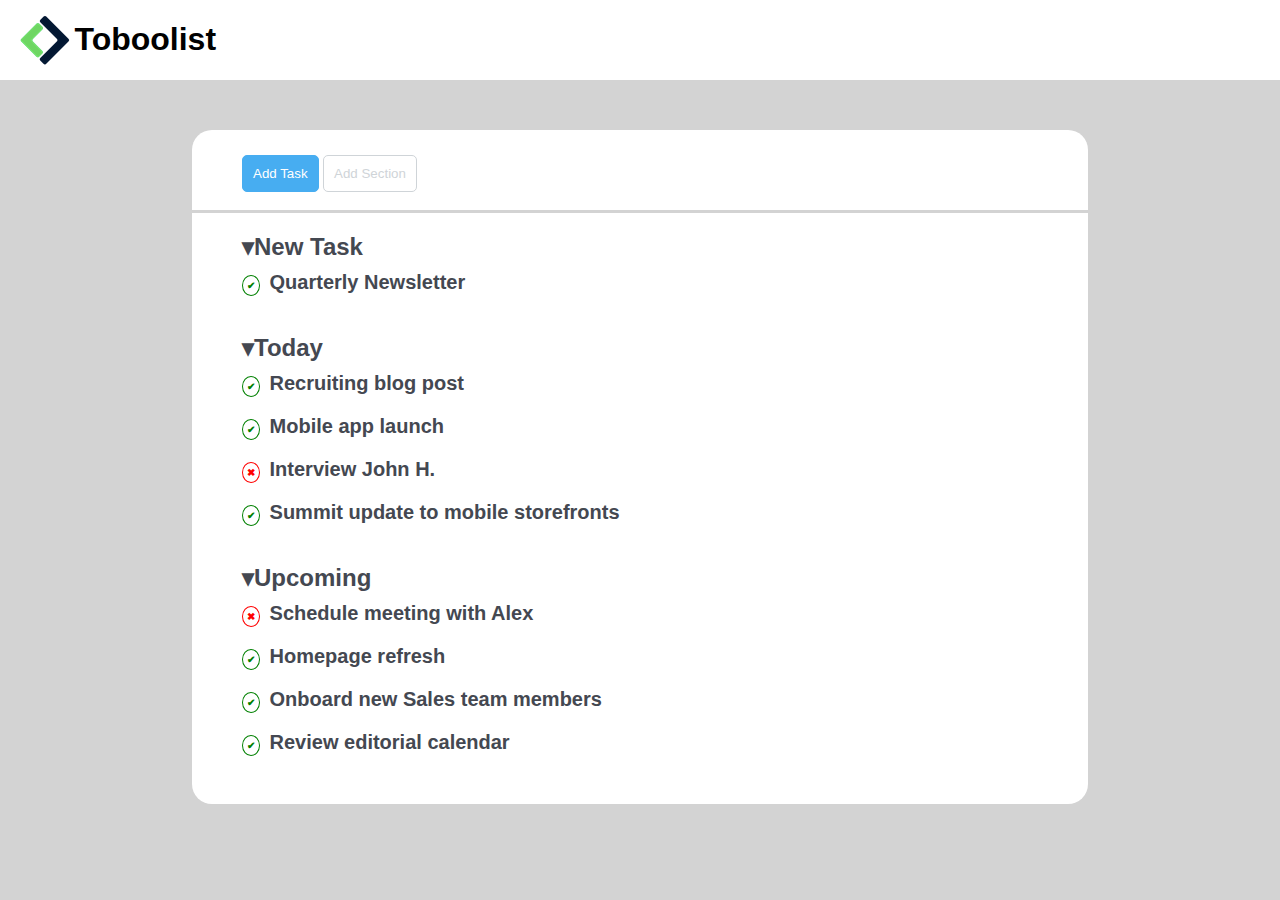
<file: index.html>
<!DOCTYPE html>
<html lang="en">
<head>
    <meta charset="UTF-8">
    <meta http-equiv="X-UA-Compatible" content="IE=edge">
    <meta name="viewport" content="width=device-width, initial-scale=1.0">
    <title>Toboolist</title>
    <link rel="stylesheet" href="./css/style.css">
</head>
<body>

    <!-- Header -->

    <header>
        <img src="./img/Logo.png" alt="Boolean logo">
        <h1>Toboolist</h1>
    </header>

    <!-- Main -->

    <main>
        
        <!-- Button -->

        <div class="button-container container">
            <button class="add-task button">Add Task</button>
            <button class="add-section button">Add Section</button>
        </div>

        <!-- Container principale -->

        <div class="container bottom-radius">

            <section>

                <h2>New Task</h2>
                <div class="list done">
                    Quarterly Newsletter <span class="tag tag-1">Editorial</span>
                </div>

            </section>

            <section>

                <h2>Today</h2>
                <div class="list done">
                    Recruiting blog post <span class="tag tag-1">Editorial</span>
                </div>
                <div class="list done">
                    Mobile app launch <span class="tag tag-2">Q1 Goals</span>
                </div>
                <div class="list undone">
                    Interview John H. <span class="tag tag-3">Recruiting</span>
                </div>
                <div class="list done">
                    Summit update to mobile storefronts <span class="tag tag-4">Mobile</span>
                </div>

            </section>

            <section>

                <h2>Upcoming</h2>
                <div class="list undone">
                    Schedule meeting with Alex
                </div>
                <div class="list done">
                    Homepage refresh <span class="tag tag-5">Website</span>
                </div>
                <div class="list done">
                    Onboard new Sales team members <span class="tag tag-6">Sales</span>
                </div>
                <div class="list done">
                    Review editorial calendar <span class="tag tag-1">Editorial</span>
                </div>

            </section>

        </div>
    </main>

</body>
</html>
</file>
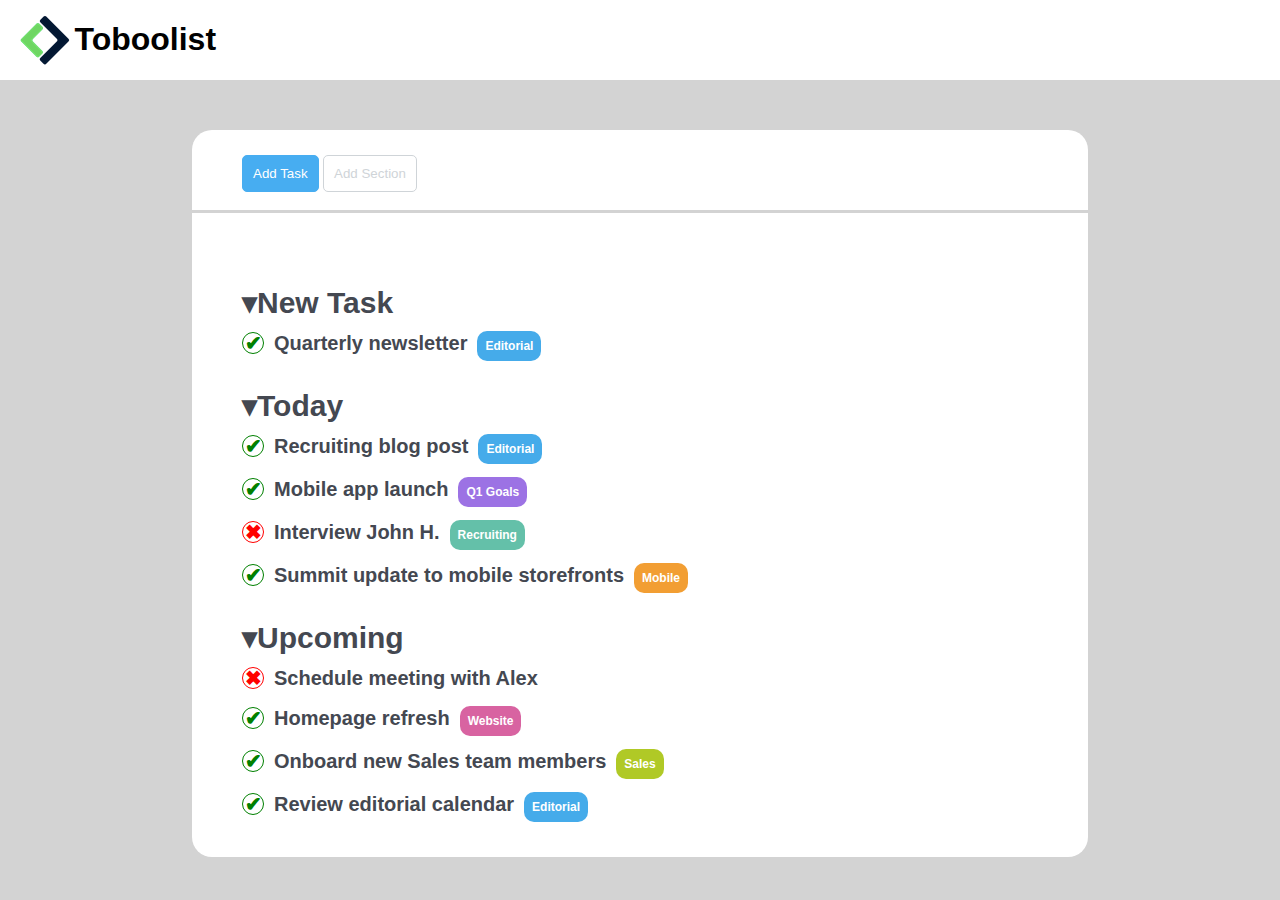
<file: indexmod1.html>
<!DOCTYPE html>
<html lang="en">
<head>
    <meta charset="UTF-8">
    <meta http-equiv="X-UA-Compatible" content="IE=edge">
    <meta name="viewport" content="width=device-width, initial-scale=1.0">
    <title>Toboolist</title>
    <link rel="stylesheet" href="./css/stylemod1.css">
</head>
<body>

    <!-- Header -->

    <header>
        <img src="./img/Logo.png" alt="Boolean logo">
        <h1>Toboolist</h1>
    </header>

    <!-- Main -->

    <main>
        
        <!-- Button -->

        <div class="button-container container">
            <button class="add-task button">Add Task</button>
            <button class="add-section button">Add Section</button>
        </div>

        <!-- Unordered List -->

        <div class="container bottom-radius">
            
            <section>
               
                <ul>
                    
                    <li>
                        <h2>New Task</h2>
                        <ul>
                            <li class="done">Quarterly newsletter<span class="tag tag-1">Editorial</span></li>
                        </ul>
                    </li>
                   
                    <li>
                        <h2>Today</h2>
                        <ul>
                            <li class="done">Recruiting blog post<span class="tag tag-1">Editorial</span></li>
                            <li class="done">Mobile app launch<span class="tag tag-2">Q1 Goals</span></li>
                            <li class="undone">Interview John H.<span class="tag tag-3">Recruiting</span></li>
                            <li class="done">Summit update to mobile storefronts<span class="tag tag-4">Mobile</span></li>
                        </ul>
                    </li>
                    
                    <li>
                        <h2>Upcoming</h2>
                        <ul>
                            <li class="undone">Schedule meeting with Alex</li>
                            <li class="done">Homepage refresh<span class="tag tag-5">Website</span></li>
                            <li class="done">Onboard new Sales team members<span class="tag tag-6">Sales</span></li>
                            <li class="done">Review editorial calendar<span class="tag tag-1">Editorial</span></li>
                        </ul>
                    </li>
                </ul>
            </section>

        </div>
    </main>

</body>
</html>
</file>
<file: css/style.css>
* {
    margin: 0;
    padding: 0;
    box-sizing: border-box;
    font-family: Arial, Helvetica, sans-serif;
}

body {
    background: lightgrey;
}

/* Header */

header {
    background: white;
    height: 80px;
}

img {
    padding-top: 15px;
    margin-left: 20px;
}

h1 {
    display: inline-block;
    height: 80px;
    vertical-align: middle;
}

/* Main */

.container {
    width: 70%;
    margin: 3px auto 0;
    background: white;
    padding-left: 50px;
}

.bottom-radius {
    padding-bottom: 30px;
    border-bottom-left-radius: 20px;
    border-bottom-right-radius: 20px;
}

/* Button */

.button-container {
    height: 80px;
    border-top-left-radius: 20px;
    border-top-right-radius: 20px;
    margin-top: 50px;
}

.button {
    margin-top: 25px;
    padding: 10px;
    border-radius: 5px;
}

.add-task:hover {
    background: white;
    color: #47ADF1;
    border: 1px solid #47ADF1;
}
.add-section:hover {
    background: #CFD4D8;
    color: white;
    border: 1px solid #CFD4D8;
}

.add-task {
    background: #47ADF1;
    color: white;
    border: 1px solid #47ADF1;
}

.add-section {
    background: white;
    color: #CFD4D8;
    border: 1px solid #CFD4D8;
}

/* Container principale */

section {
    padding-top: 20px;
}

h2 {
    color: #444851;
    margin-bottom: 10px;
}

h2:before {
    content:"\25BE";
}

.done:before {
    content:"\2714";
    color: green;
    border: 1px solid green;
    border-radius: 50%;
    padding: 4px;
    font-size: 10px;
    margin-right: 4px;
}

.undone:before {
    content:"\2716";
    color: red;
    border: 1px solid red;
    border-radius: 50%;
    padding: 4px;
    font-size: 10px;
    margin-right: 4px;
}

.list {
    font-size: 20px;
    font-weight: 600;
    margin-bottom: 20px;
    color: #444851;
}


/* Tags */

.tag {
    font-size: 12px;
    padding: 8px;
    border-radius: 10px;
    color: white;
}

.editorial {
    background: #45ABEA;
}

.goals {
    background: #9C72E4;
}

.recruiting {
    background: #64C0A9;
}

.mobile {
    background: #F29E33;
}

.website {
    background: #D863A1;
}

.sales {
    background: #B0C926;
}
</file>
<file: css/stylemod1.css>
* {
    margin: 0;
    padding: 0;
    box-sizing: border-box;
    font-family: Arial, Helvetica, sans-serif;
}

body {
    background: lightgrey;
}

/* Header */

header {
    background: white;
    height: 80px;
}

img {
    padding-top: 15px;
    margin-left: 20px;
}

h1 {
    display: inline-block;
    height: 80px;
    vertical-align: middle;
}

/* Main */

.container {
    width: 70%;
    margin: 3px auto 0;
    background: white;
    padding-left: 50px;
}

.bottom-radius {
    padding-bottom: 30px;
    border-bottom-left-radius: 20px;
    border-bottom-right-radius: 20px;
}

/* Button */

.button-container {
    height: 80px;
    border-top-left-radius: 20px;
    border-top-right-radius: 20px;
    margin-top: 50px;
}

.button {
    margin-top: 25px;
    padding: 10px;
    border-radius: 5px;
}

.add-task:hover {
    background: white;
    color: #47ADF1;
    border: 1px solid #47ADF1;
}
.add-section:hover {
    background: #CFD4D8;
    color: white;
    border: 1px solid #CFD4D8;
}

.add-task {
    background: #47ADF1;
    color: white;
    border: 1px solid #47ADF1;
}

.add-section {
    background: white;
    color: #CFD4D8;
    border: 1px solid #CFD4D8;
}

/* Unordered List */

section {
    padding-top: 50px;
}

ul {
    list-style: none;
}

li {
    
    line-height: 40px;
    font-size: 20px;
    color: #444851;
}

h2 {
    margin-top: 20px;
}

ul h2::before {
    content:"\25BE";
}

.done, .undone {
    font-weight: 600;
}

.done:before {
    content:"\2714";
    color: green;
    border: 1px solid green;
    border-radius: 50%;
    display: inline-block;
    width: 20px;
    height: 20px;
    line-height: 20px;
    text-align: center;
    margin-right: 10px;
}

.undone:before {
    content:"\2716";
    color: red;
    border: 1px solid red;
    border-radius: 50%;
    display: inline-block;
    width: 20px;
    height: 20px;
    line-height: 20px;
    text-align: center;
    margin-right: 10px;
}

/* Tags */

.tag {
    font-size: 12px;
    padding: 8px;
    border-radius: 10px;
    color: white;
    margin-left: 10px;
}

.tag-1 {
    background: #45ABEA;
}

.tag-2 {
    background: #9C72E4;
}

.tag-3 {
    background: #64C0A9;
}

.tag-4 {
    background: #F29E33;
}

.tag-5 {
    background: #D863A1;
}

.tag-6 {
    background: #B0C926;
}
</file>
